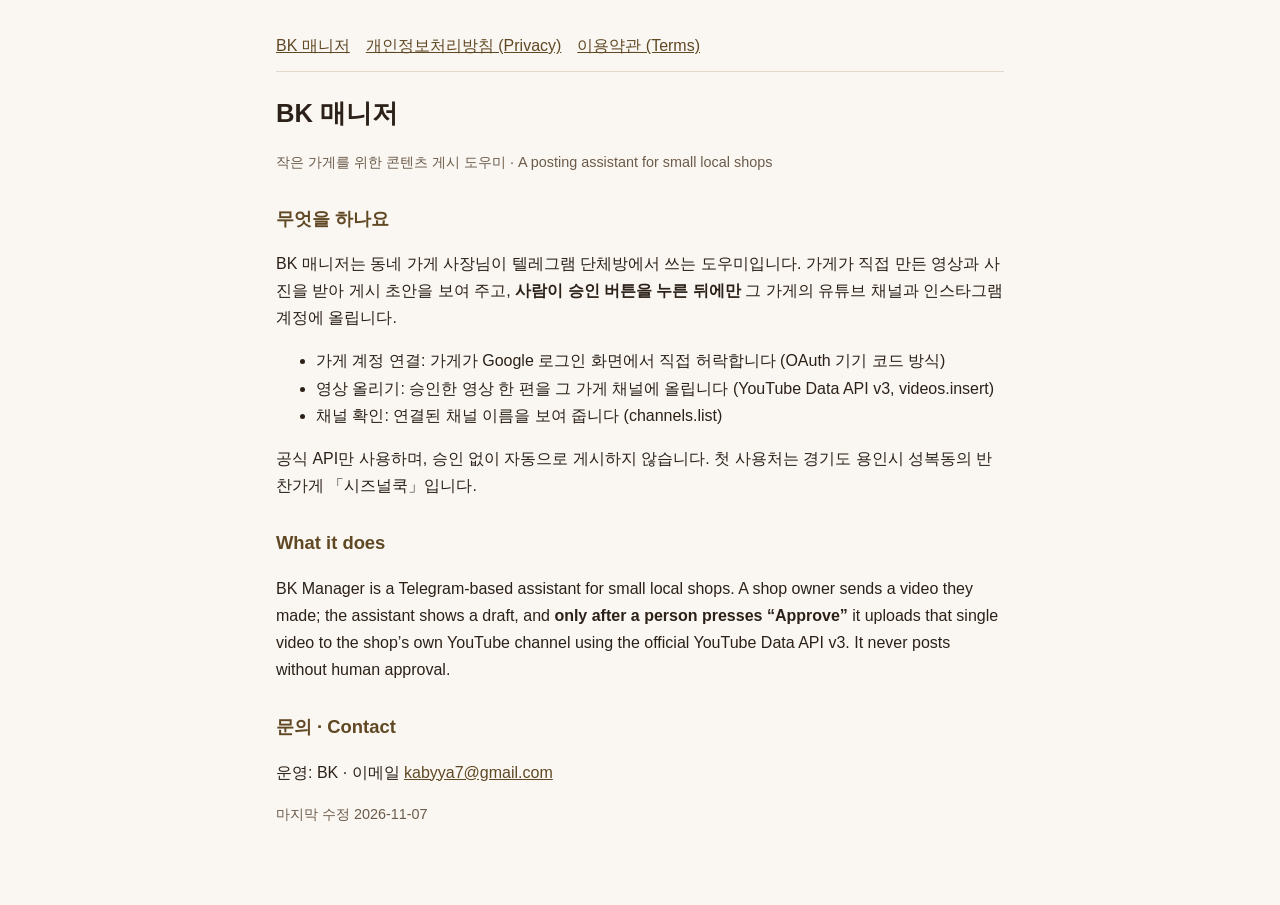
<file: index.html>
<!doctype html>
<html lang="ko"><head><meta charset="utf-8"><meta name="google-site-verification" content="C1boyd5jft92oXwn3hYw07LyCXvRtmNdr-tvyOUTUJU" /><meta name="viewport" content="width=device-width,initial-scale=1">
<title>BK 매니저</title><link rel="stylesheet" href="style.css"></head>
<body><main>
<nav><a href="./">BK 매니저</a><a href="privacy.html">개인정보처리방침 (Privacy)</a><a href="terms.html">이용약관 (Terms)</a></nav>
<h1>BK 매니저</h1>
<p class="muted">작은 가게를 위한 콘텐츠 게시 도우미 · A posting assistant for small local shops</p>

<h2>무엇을 하나요</h2>
<p>BK 매니저는 동네 가게 사장님이 텔레그램 단체방에서 쓰는 도우미입니다. 가게가 직접 만든 영상과 사진을 받아 게시 초안을 보여 주고, <b>사람이 승인 버튼을 누른 뒤에만</b> 그 가게의 유튜브 채널과 인스타그램 계정에 올립니다.</p>
<ul>
<li>가게 계정 연결: 가게가 Google 로그인 화면에서 직접 허락합니다 (OAuth 기기 코드 방식)</li>
<li>영상 올리기: 승인한 영상 한 편을 그 가게 채널에 올립니다 (YouTube Data API v3, videos.insert)</li>
<li>채널 확인: 연결된 채널 이름을 보여 줍니다 (channels.list)</li>
</ul>
<p>공식 API만 사용하며, 승인 없이 자동으로 게시하지 않습니다. 첫 사용처는 경기도 용인시 성복동의 반찬가게 「시즈널쿡」입니다.</p>

<h2>What it does</h2>
<p>BK Manager is a Telegram-based assistant for small local shops. A shop owner sends a video they made; the assistant shows a draft, and <b>only after a person presses “Approve”</b> it uploads that single video to the shop’s own YouTube channel using the official YouTube Data API v3. It never posts without human approval.</p>

<h2>문의 · Contact</h2>
<p>운영: BK · 이메일 <a href="mailto:kabyya7@gmail.com">kabyya7@gmail.com</a></p>
<p class="muted">마지막 수정 2026-11-07</p>
</main></body></html>
</file>
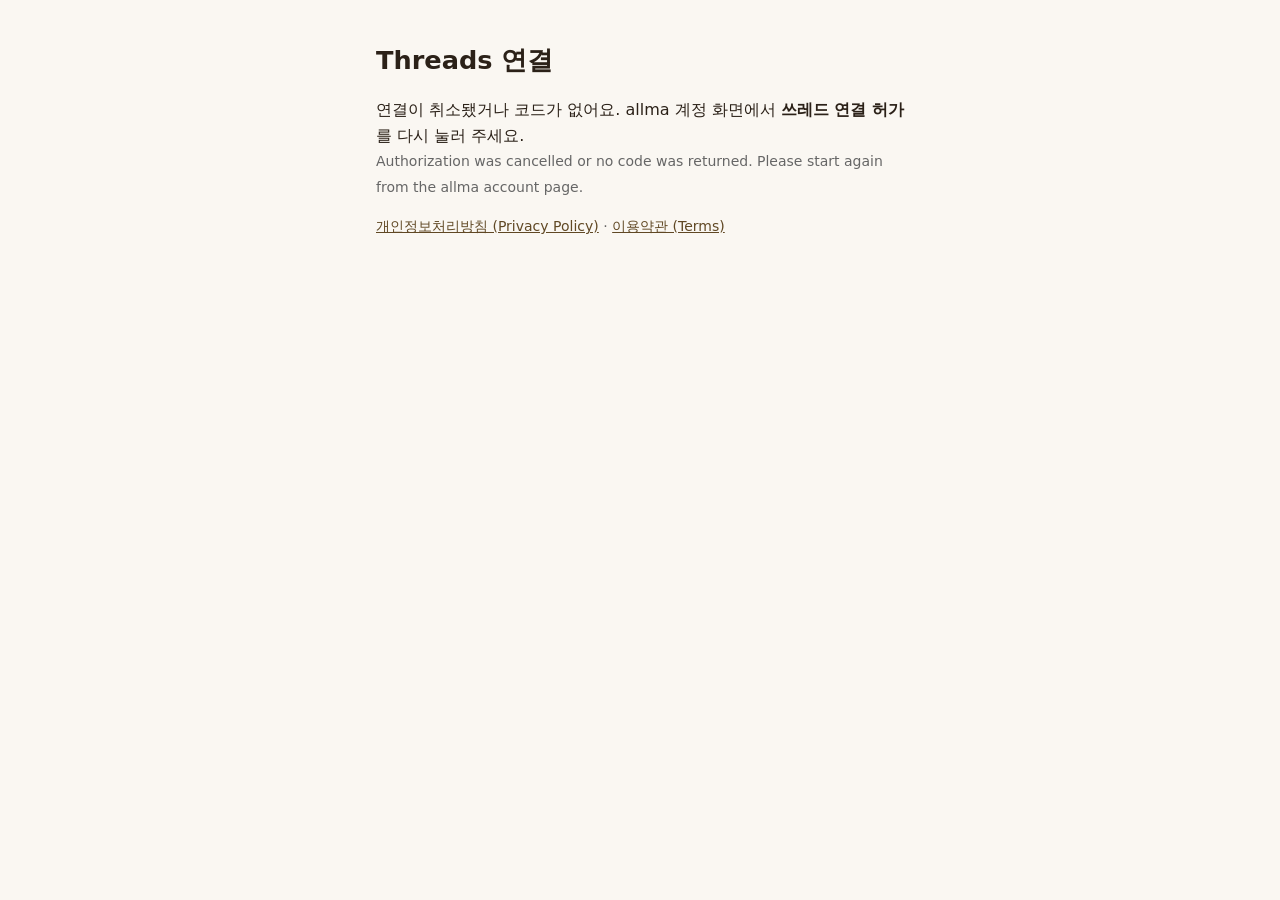
<file: threads/index.html>
<!doctype html>
<html lang="ko">
<head>
<meta charset="utf-8">
<meta name="viewport" content="width=device-width, initial-scale=1">
<meta name="robots" content="noindex">
<title>allma · Threads 연결</title>
<link rel="stylesheet" href="../style.css">
<style>
  .box{max-width:560px;margin:40px auto;padding:0 16px;font-family:system-ui,sans-serif;line-height:1.6}
  .code{word-break:break-all;background:#f3f3f3;border-radius:10px;padding:14px;font-size:15px;user-select:all}
  button{margin-top:12px;padding:12px 18px;border:0;border-radius:10px;background:#111;color:#fff;font-size:16px}
  .muted{color:#666;font-size:14px}
</style>
</head>
<body>
<div class="box">
  <h1>Threads 연결</h1>
  <div id="ok" hidden>
    <p>아래 <b>연결 코드</b>를 복사해서 allma 사이트 계정 화면의 <b>코드 붙이기</b> 칸에 넣어 주세요.<br>
    <span class="muted">Copy the code below and paste it into the code box on the allma account page.</span></p>
    <div class="code" id="code"></div>
    <button id="copy">복사하기 (Copy)</button>
    <p class="muted">코드는 몇 분 안에 한 번만 쓰여요. 다른 곳에 올리지 마세요.<br>The code works once, for a few minutes. Do not share it anywhere else.</p>
  </div>
  <div id="no" hidden>
    <p>연결이 취소됐거나 코드가 없어요. allma 계정 화면에서 <b>쓰레드 연결 허가</b>를 다시 눌러 주세요.<br>
    <span class="muted">Authorization was cancelled or no code was returned. Please start again from the allma account page.</span></p>
    <p class="muted" id="err"></p>
  </div>
  <p class="muted"><a href="../privacy.html">개인정보처리방침 (Privacy Policy)</a> · <a href="../terms.html">이용약관 (Terms)</a></p>
</div>
<script>
  var q = new URLSearchParams(location.search), c = (q.get('code') || '').replace(/#_$/, '');
  if (c) {
    document.getElementById('ok').hidden = false;
    document.getElementById('code').textContent = c;
    document.getElementById('copy').onclick = function () {
      navigator.clipboard.writeText(c).then(function () { this.textContent = '복사했어요 (Copied)'; }.bind(this));
    };
  } else {
    document.getElementById('no').hidden = false;
    var e = q.get('error_description') || q.get('error'); if (e) document.getElementById('err').textContent = e;
  }
</script>
</body>
</html>
</file>
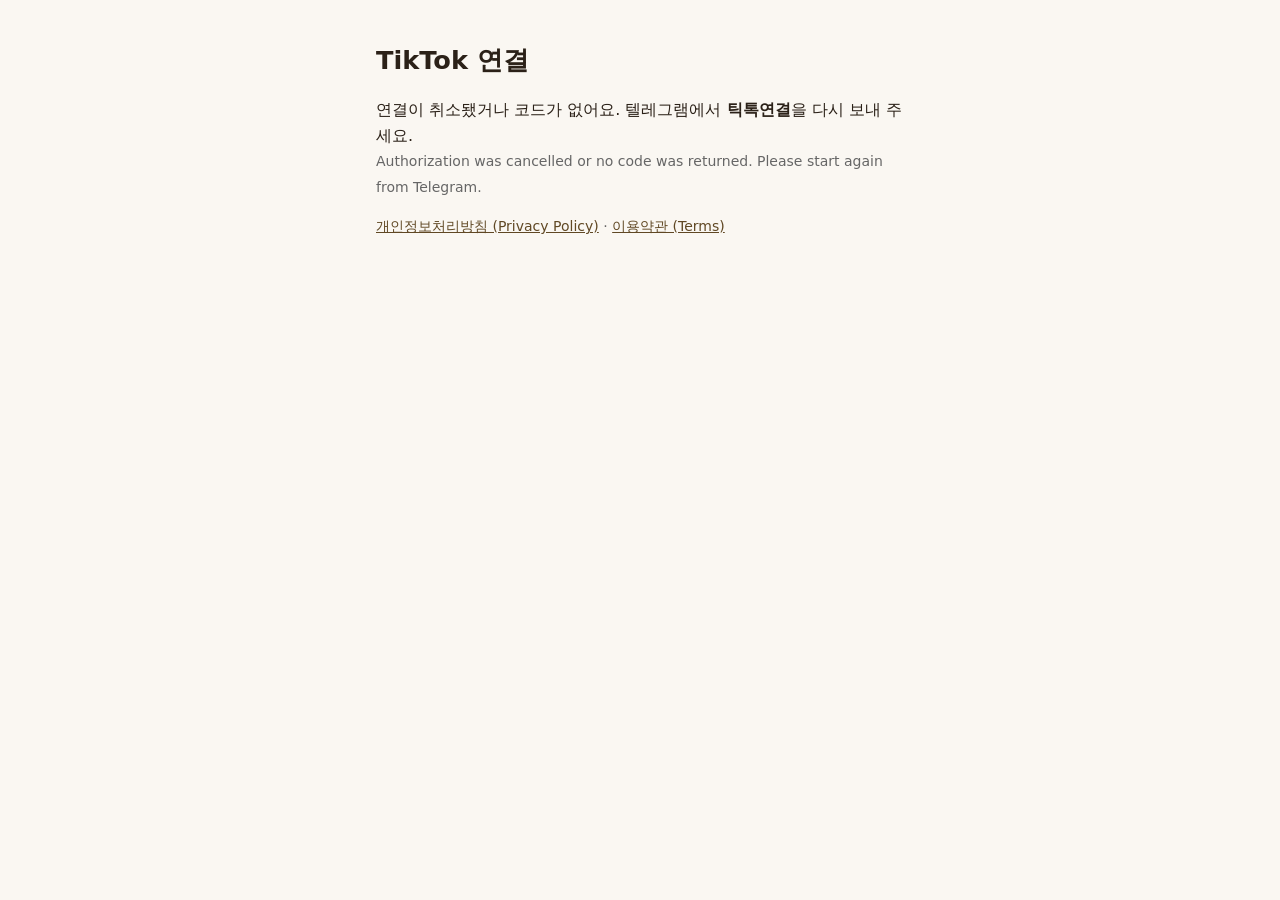
<file: tiktok/index.html>
<!doctype html>
<html lang="ko">
<head>
<meta charset="utf-8">
<meta name="viewport" content="width=device-width, initial-scale=1">
<meta name="robots" content="noindex">
<title>BK Manager · TikTok 연결</title>
<link rel="stylesheet" href="../style.css">
<style>
  .box{max-width:560px;margin:40px auto;padding:0 16px;font-family:system-ui,sans-serif;line-height:1.6}
  .code{word-break:break-all;background:#f3f3f3;border-radius:10px;padding:14px;font-size:15px;user-select:all}
  button{margin-top:12px;padding:12px 18px;border:0;border-radius:10px;background:#111;color:#fff;font-size:16px}
  .muted{color:#666;font-size:14px}
</style>
</head>
<body>
<div class="box">
  <h1>TikTok 연결</h1>
  <div id="ok" hidden>
    <p>아래 <b>연결 코드</b>를 복사해서 텔레그램 단체방에 <b>틱톡코드 (붙여 넣기)</b> 로 보내 주세요.<br>
    <span class="muted">Copy the code below and send it to the BK Manager Telegram group as "틱톡코드 &lt;code&gt;".</span></p>
    <div class="code" id="code"></div>
    <button id="copy">복사하기 (Copy)</button>
    <p class="muted">코드는 몇 분 안에 한 번만 쓰여요. 다른 곳에 올리지 마세요.<br>The code works once, for a few minutes. Do not share it anywhere else.</p>
  </div>
  <div id="no" hidden>
    <p>연결이 취소됐거나 코드가 없어요. 텔레그램에서 <b>틱톡연결</b>을 다시 보내 주세요.<br>
    <span class="muted">Authorization was cancelled or no code was returned. Please start again from Telegram.</span></p>
    <p class="muted" id="err"></p>
  </div>
  <p class="muted"><a href="../privacy.html">개인정보처리방침 (Privacy Policy)</a> · <a href="../terms.html">이용약관 (Terms)</a></p>
</div>
<script>
  var q = new URLSearchParams(location.search), c = q.get('code');
  if (c) {
    document.getElementById('ok').hidden = false;
    document.getElementById('code').textContent = c;
    document.getElementById('copy').onclick = function () {
      navigator.clipboard.writeText(c).then(function () { this.textContent = '복사했어요 (Copied)'; }.bind(this));
    };
  } else {
    document.getElementById('no').hidden = false;
    var e = q.get('error_description') || q.get('error'); if (e) document.getElementById('err').textContent = e;
  }
</script>
</body>
</html>
</file>
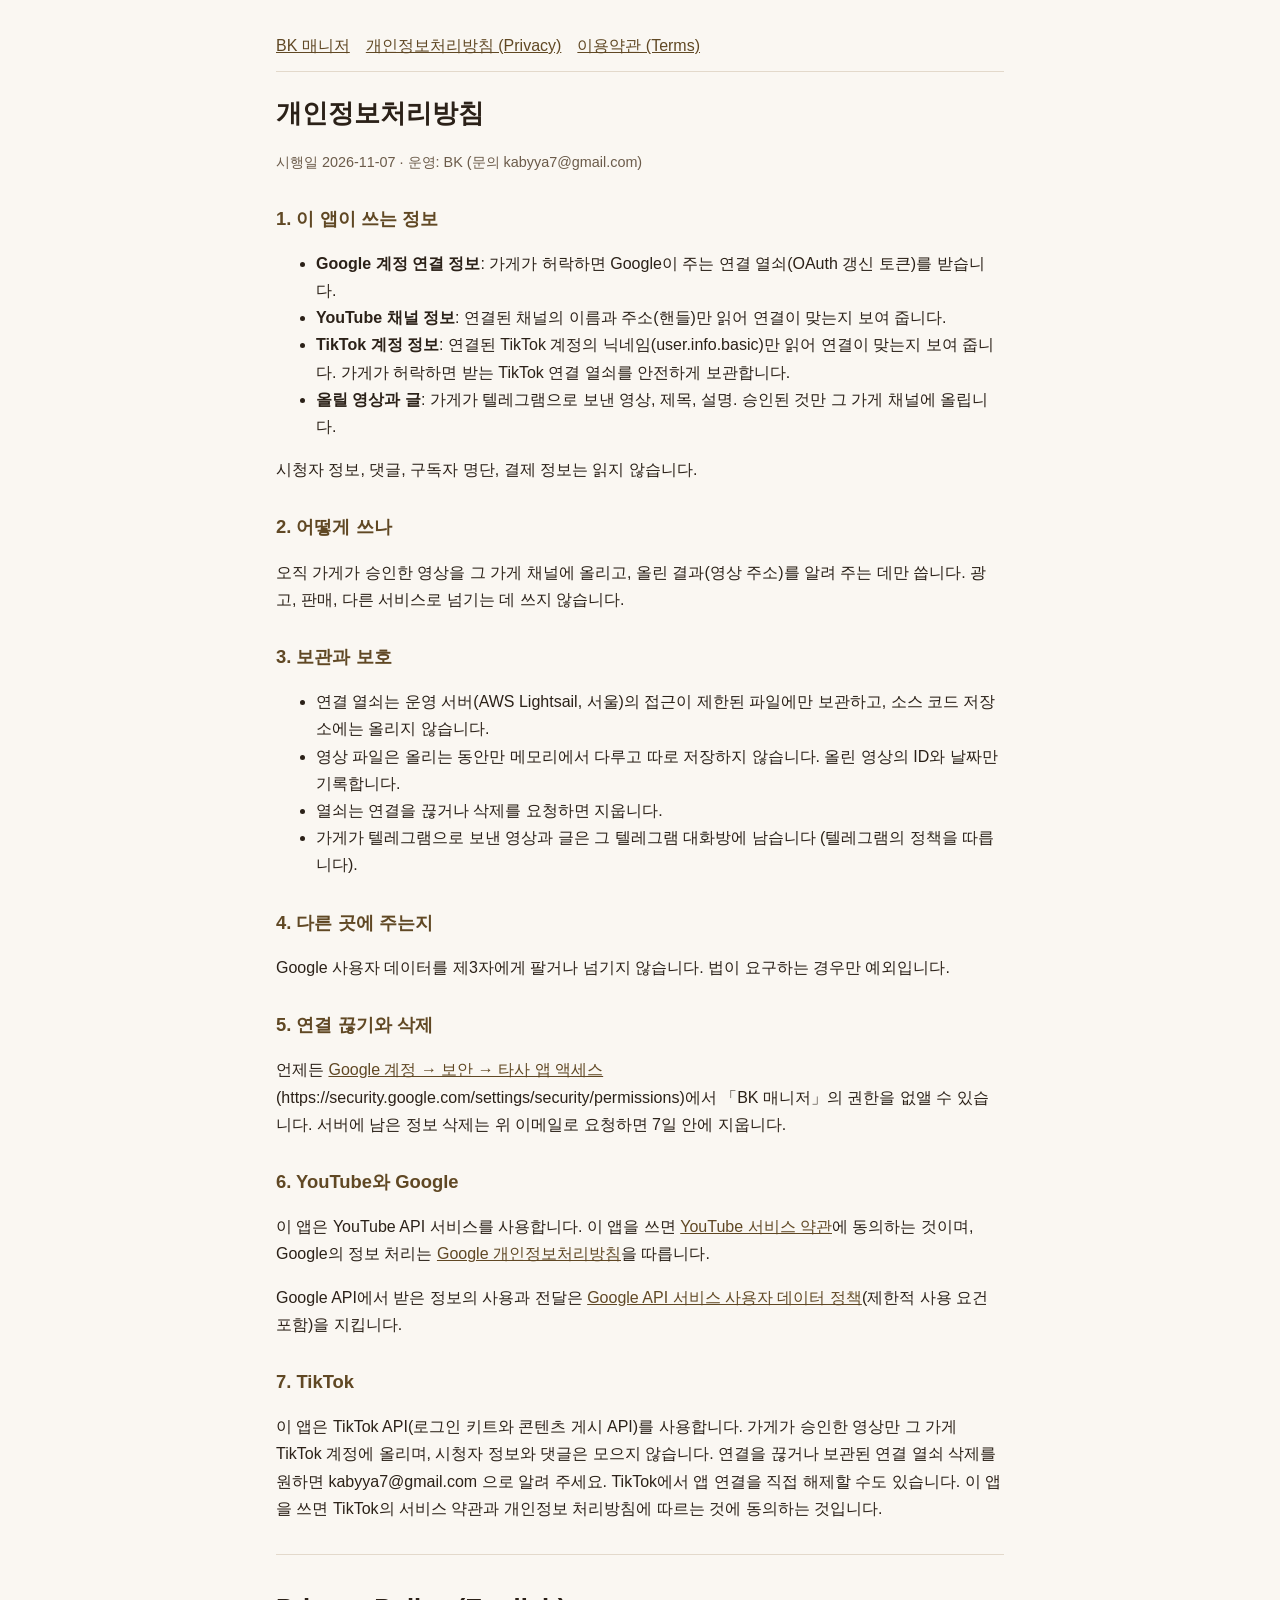
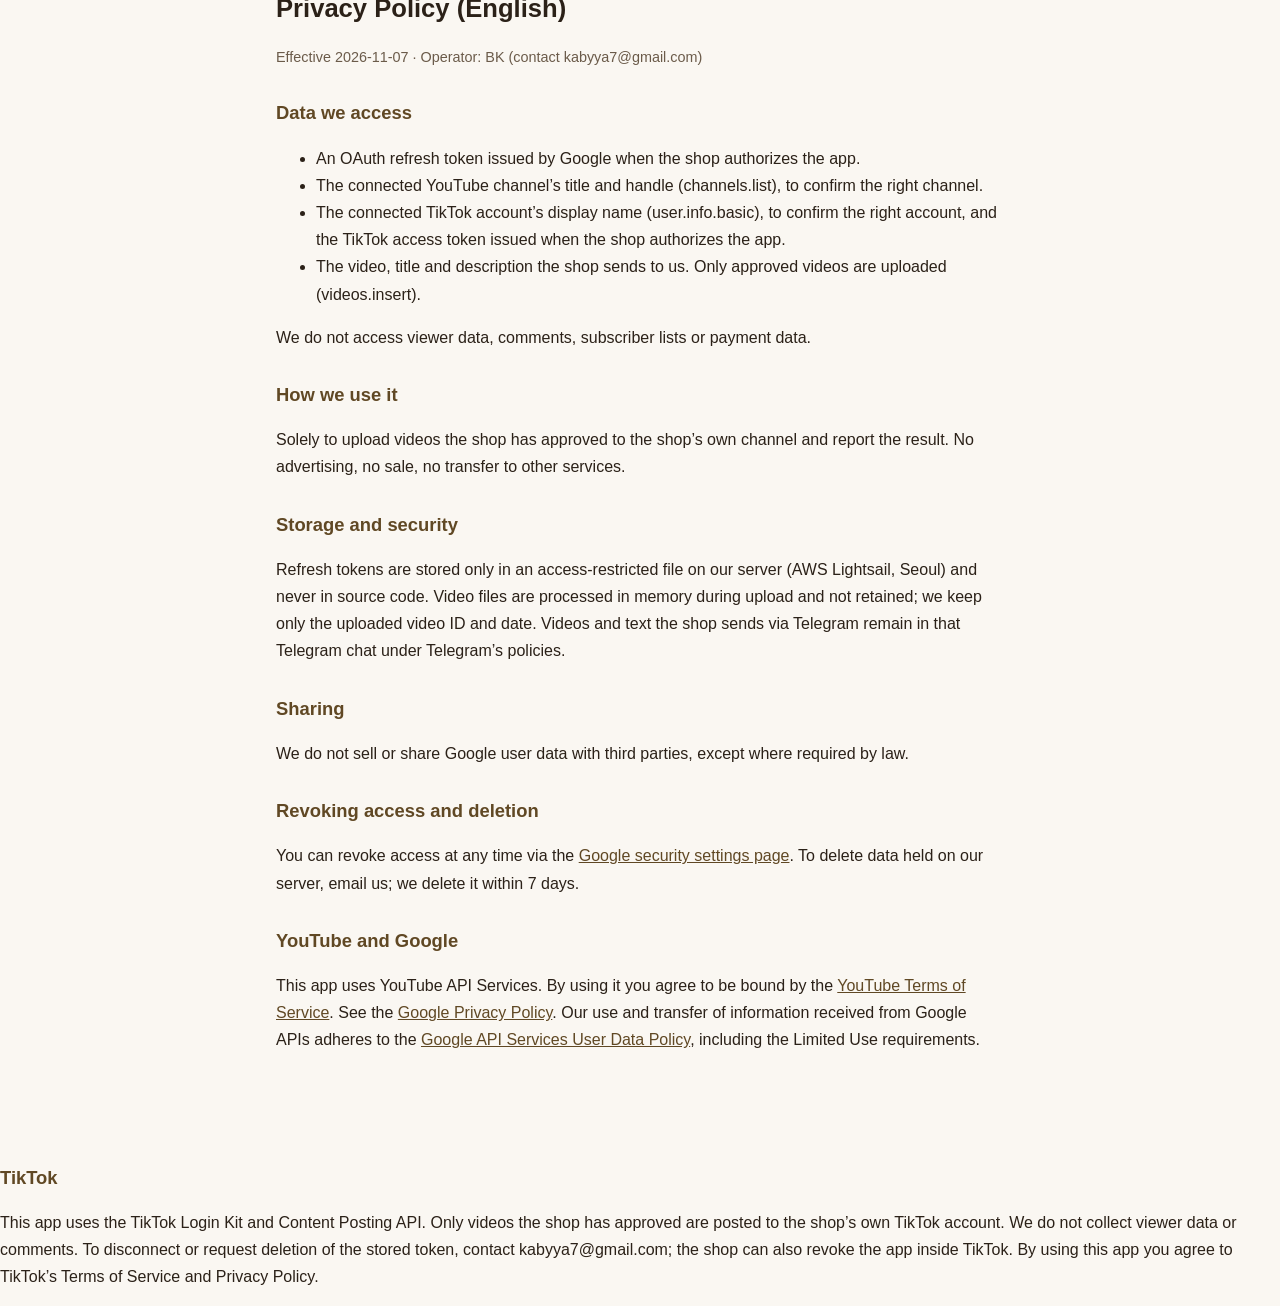
<file: privacy.html>
<!doctype html>
<html lang="ko"><head><meta charset="utf-8"><meta name="viewport" content="width=device-width,initial-scale=1">
<title>BK 매니저 개인정보처리방침</title><link rel="stylesheet" href="style.css"></head>
<body><main>
<nav><a href="./">BK 매니저</a><a href="privacy.html">개인정보처리방침 (Privacy)</a><a href="terms.html">이용약관 (Terms)</a></nav>
<h1>개인정보처리방침</h1>
<p class="muted">시행일 2026-11-07 · 운영: BK (문의 kabyya7@gmail.com)</p>

<h2>1. 이 앱이 쓰는 정보</h2>
<ul>
<li><b>Google 계정 연결 정보</b>: 가게가 허락하면 Google이 주는 연결 열쇠(OAuth 갱신 토큰)를 받습니다.</li>
<li><b>YouTube 채널 정보</b>: 연결된 채널의 이름과 주소(핸들)만 읽어 연결이 맞는지 보여 줍니다.</li>
<li><b>TikTok 계정 정보</b>: 연결된 TikTok 계정의 닉네임(user.info.basic)만 읽어 연결이 맞는지 보여 줍니다. 가게가 허락하면 받는 TikTok 연결 열쇠를 안전하게 보관합니다.</li>
<li><b>올릴 영상과 글</b>: 가게가 텔레그램으로 보낸 영상, 제목, 설명. 승인된 것만 그 가게 채널에 올립니다.</li>
</ul>
<p>시청자 정보, 댓글, 구독자 명단, 결제 정보는 읽지 않습니다.</p>

<h2>2. 어떻게 쓰나</h2>
<p>오직 가게가 승인한 영상을 그 가게 채널에 올리고, 올린 결과(영상 주소)를 알려 주는 데만 씁니다. 광고, 판매, 다른 서비스로 넘기는 데 쓰지 않습니다.</p>

<h2>3. 보관과 보호</h2>
<ul>
<li>연결 열쇠는 운영 서버(AWS Lightsail, 서울)의 접근이 제한된 파일에만 보관하고, 소스 코드 저장소에는 올리지 않습니다.</li>
<li>영상 파일은 올리는 동안만 메모리에서 다루고 따로 저장하지 않습니다. 올린 영상의 ID와 날짜만 기록합니다.</li>
<li>열쇠는 연결을 끊거나 삭제를 요청하면 지웁니다.</li>
<li>가게가 텔레그램으로 보낸 영상과 글은 그 텔레그램 대화방에 남습니다 (텔레그램의 정책을 따릅니다).</li>
</ul>

<h2>4. 다른 곳에 주는지</h2>
<p>Google 사용자 데이터를 제3자에게 팔거나 넘기지 않습니다. 법이 요구하는 경우만 예외입니다.</p>

<h2>5. 연결 끊기와 삭제</h2>
<p>언제든 <a href="https://myaccount.google.com/permissions">Google 계정 → 보안 → 타사 앱 액세스</a>(https://security.google.com/settings/security/permissions)에서 「BK 매니저」의 권한을 없앨 수 있습니다. 서버에 남은 정보 삭제는 위 이메일로 요청하면 7일 안에 지웁니다.</p>

<h2>6. YouTube와 Google</h2>
<p>이 앱은 YouTube API 서비스를 사용합니다. 이 앱을 쓰면 <a href="https://www.youtube.com/t/terms">YouTube 서비스 약관</a>에 동의하는 것이며, Google의 정보 처리는 <a href="https://policies.google.com/privacy">Google 개인정보처리방침</a>을 따릅니다.</p>
<p>Google API에서 받은 정보의 사용과 전달은 <a href="https://developers.google.com/terms/api-services-user-data-policy">Google API 서비스 사용자 데이터 정책</a>(제한적 사용 요건 포함)을 지킵니다.</p>

<h2>7. TikTok</h2>
<p>이 앱은 TikTok API(로그인 키트와 콘텐츠 게시 API)를 사용합니다. 가게가 승인한 영상만 그 가게 TikTok 계정에 올리며, 시청자 정보와 댓글은 모으지 않습니다. 연결을 끊거나 보관된 연결 열쇠 삭제를 원하면 kabyya7@gmail.com 으로 알려 주세요. TikTok에서 앱 연결을 직접 해제할 수도 있습니다. 이 앱을 쓰면 TikTok의 서비스 약관과 개인정보 처리방침에 따르는 것에 동의하는 것입니다.</p>

<hr>
<h1>Privacy Policy (English)</h1>
<p class="muted">Effective 2026-11-07 · Operator: BK (contact kabyya7@gmail.com)</p>
<h2>Data we access</h2>
<ul>
<li>An OAuth refresh token issued by Google when the shop authorizes the app.</li>
<li>The connected YouTube channel’s title and handle (channels.list), to confirm the right channel.</li>
<li>The connected TikTok account’s display name (user.info.basic), to confirm the right account, and the TikTok access token issued when the shop authorizes the app.</li>
<li>The video, title and description the shop sends to us. Only approved videos are uploaded (videos.insert).</li>
</ul>
<p>We do not access viewer data, comments, subscriber lists or payment data.</p>
<h2>How we use it</h2>
<p>Solely to upload videos the shop has approved to the shop’s own channel and report the result. No advertising, no sale, no transfer to other services.</p>
<h2>Storage and security</h2>
<p>Refresh tokens are stored only in an access-restricted file on our server (AWS Lightsail, Seoul) and never in source code. Video files are processed in memory during upload and not retained; we keep only the uploaded video ID and date. Videos and text the shop sends via Telegram remain in that Telegram chat under Telegram’s policies.</p>
<h2>Sharing</h2>
<p>We do not sell or share Google user data with third parties, except where required by law.</p>
<h2>Revoking access and deletion</h2>
<p>You can revoke access at any time via the <a href="https://security.google.com/settings/security/permissions">Google security settings page</a>. To delete data held on our server, email us; we delete it within 7 days.</p>
<h2>YouTube and Google</h2>
<p>This app uses YouTube API Services. By using it you agree to be bound by the <a href="https://www.youtube.com/t/terms">YouTube Terms of Service</a>. See the <a href="https://policies.google.com/privacy">Google Privacy Policy</a>. Our use and transfer of information received from Google APIs adheres to the <a href="https://developers.google.com/terms/api-services-user-data-policy">Google API Services User Data Policy</a>, including the Limited Use requirements.</p>
</main><h2>TikTok</h2>
<p>This app uses the TikTok Login Kit and Content Posting API. Only videos the shop has approved are posted to the shop’s own TikTok account. We do not collect viewer data or comments. To disconnect or request deletion of the stored token, contact kabyya7@gmail.com; the shop can also revoke the app inside TikTok. By using this app you agree to TikTok’s Terms of Service and Privacy Policy.</p>
</body></html>
</file>
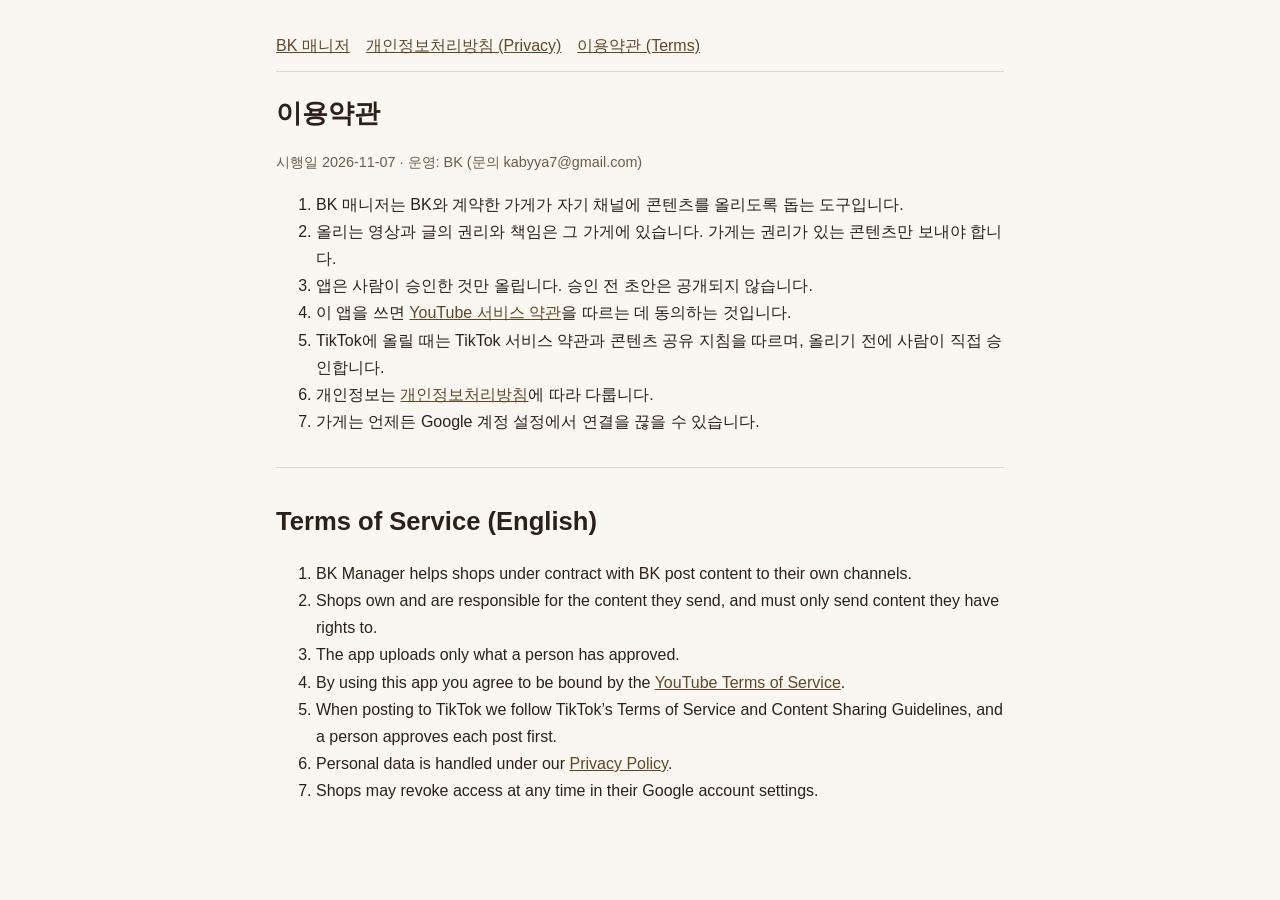
<file: terms.html>
<!doctype html>
<html lang="ko"><head><meta charset="utf-8"><meta name="viewport" content="width=device-width,initial-scale=1">
<title>BK 매니저 이용약관</title><link rel="stylesheet" href="style.css"></head>
<body><main>
<nav><a href="./">BK 매니저</a><a href="privacy.html">개인정보처리방침 (Privacy)</a><a href="terms.html">이용약관 (Terms)</a></nav>
<h1>이용약관</h1>
<p class="muted">시행일 2026-11-07 · 운영: BK (문의 kabyya7@gmail.com)</p>
<ol>
<li>BK 매니저는 BK와 계약한 가게가 자기 채널에 콘텐츠를 올리도록 돕는 도구입니다.</li>
<li>올리는 영상과 글의 권리와 책임은 그 가게에 있습니다. 가게는 권리가 있는 콘텐츠만 보내야 합니다.</li>
<li>앱은 사람이 승인한 것만 올립니다. 승인 전 초안은 공개되지 않습니다.</li>
<li>이 앱을 쓰면 <a href="https://www.youtube.com/t/terms">YouTube 서비스 약관</a>을 따르는 데 동의하는 것입니다.</li>
<li>TikTok에 올릴 때는 TikTok 서비스 약관과 콘텐츠 공유 지침을 따르며, 올리기 전에 사람이 직접 승인합니다.</li>
<li>개인정보는 <a href="privacy.html">개인정보처리방침</a>에 따라 다룹니다.</li>
<li>가게는 언제든 Google 계정 설정에서 연결을 끊을 수 있습니다.</li>
</ol>
<hr>
<h1>Terms of Service (English)</h1>
<ol>
<li>BK Manager helps shops under contract with BK post content to their own channels.</li>
<li>Shops own and are responsible for the content they send, and must only send content they have rights to.</li>
<li>The app uploads only what a person has approved.</li>
<li>By using this app you agree to be bound by the <a href="https://www.youtube.com/t/terms">YouTube Terms of Service</a>.</li>
<li>When posting to TikTok we follow TikTok’s Terms of Service and Content Sharing Guidelines, and a person approves each post first.</li>
<li>Personal data is handled under our <a href="privacy.html">Privacy Policy</a>.</li>
<li>Shops may revoke access at any time in their Google account settings.</li>
</ol>
</main></body></html>
</file>
<file: style.css>
:root{--bg:#faf7f2;--fg:#2b2118;--muted:#6b5b4a;--line:#e3d9cb;--accent:#604824}
@media (prefers-color-scheme:dark){:root{--bg:#1d1814;--fg:#f1e9dd;--muted:#bfae98;--line:#3a3028;--accent:#d8b98a}}
*{box-sizing:border-box}body{margin:0;background:var(--bg);color:var(--fg);font:16px/1.7 -apple-system,"Apple SD Gothic Neo","Noto Sans KR","Malgun Gothic",sans-serif}
main{max-width:760px;margin:0 auto;padding:32px 16px 64px}h1{font-size:1.6rem;margin:0 0 4px}h2{font-size:1.15rem;margin:28px 0 8px;color:var(--accent)}
p,li{color:var(--fg)}.muted{color:var(--muted);font-size:.9rem}a{color:var(--accent)}nav{display:flex;gap:16px;flex-wrap:wrap;border-bottom:1px solid var(--line);padding-bottom:12px;margin-bottom:20px}
hr{border:0;border-top:1px solid var(--line);margin:32px 0}
</file>
